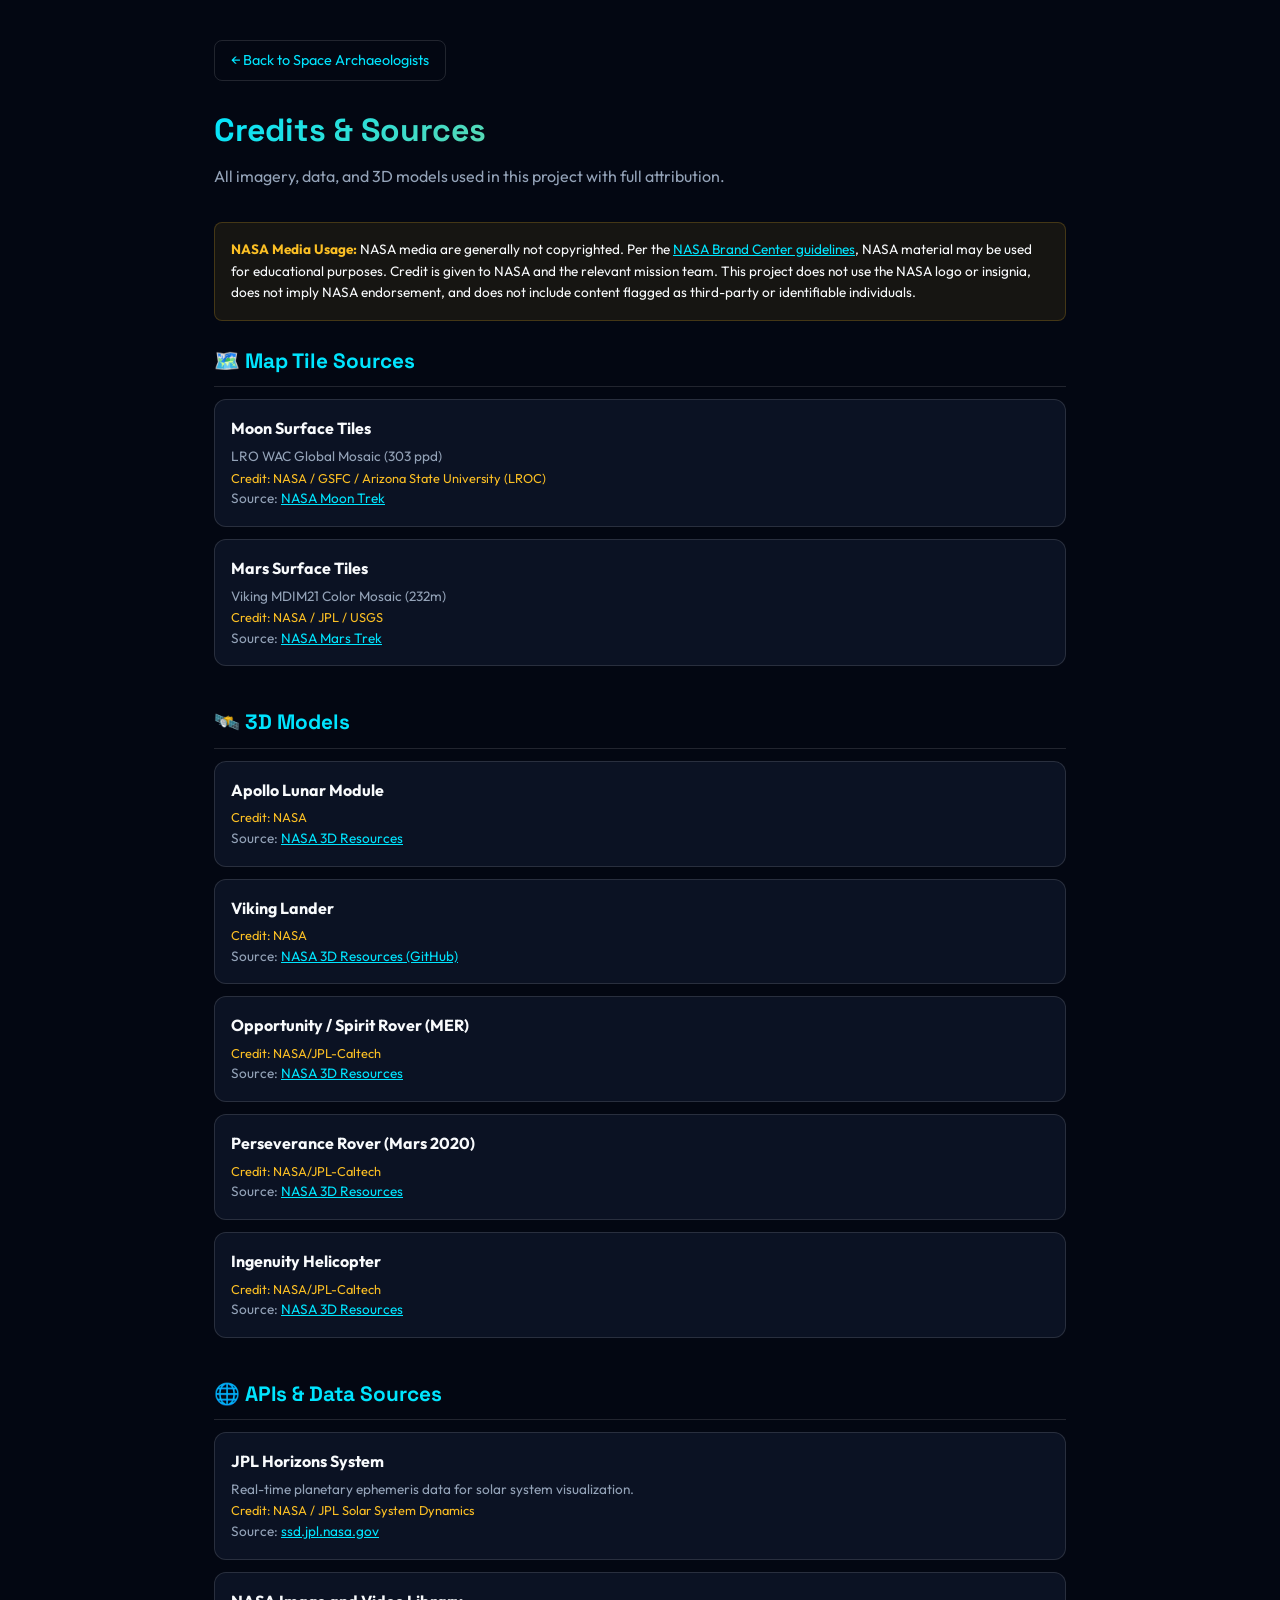
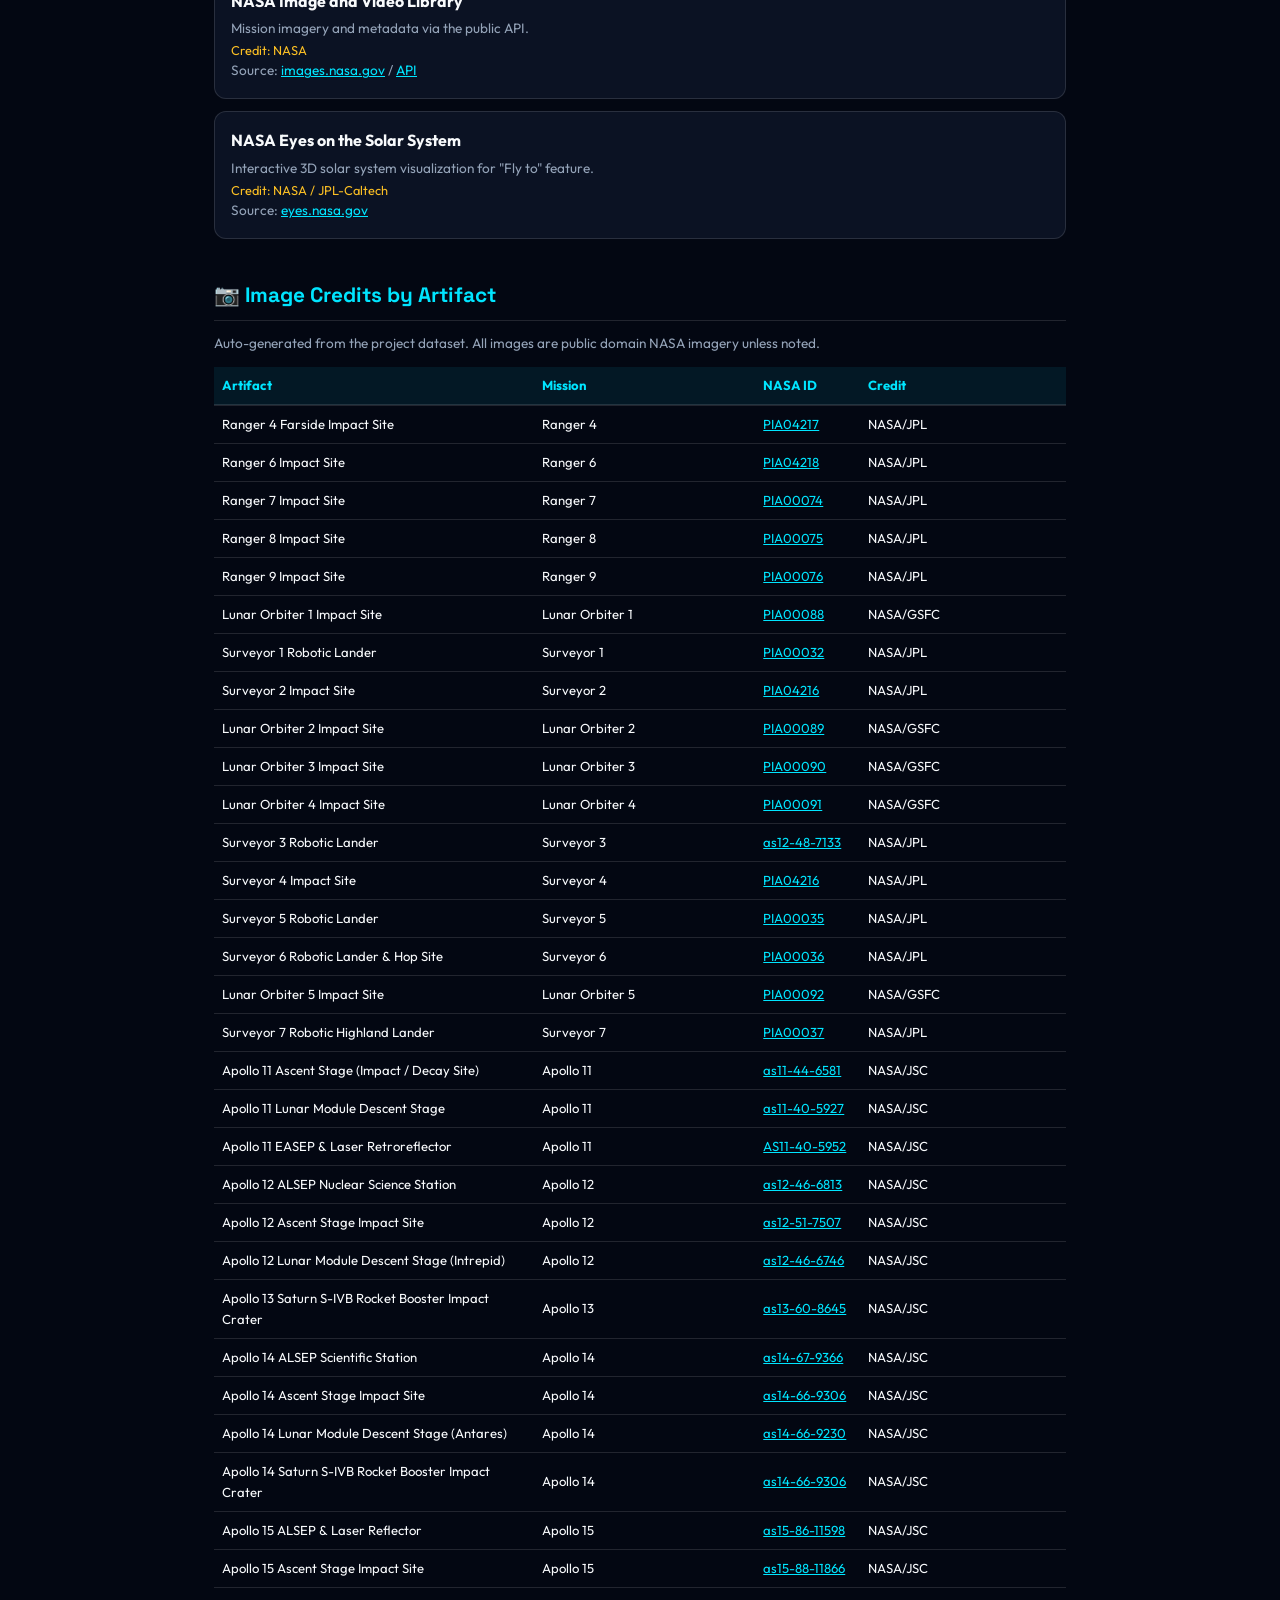
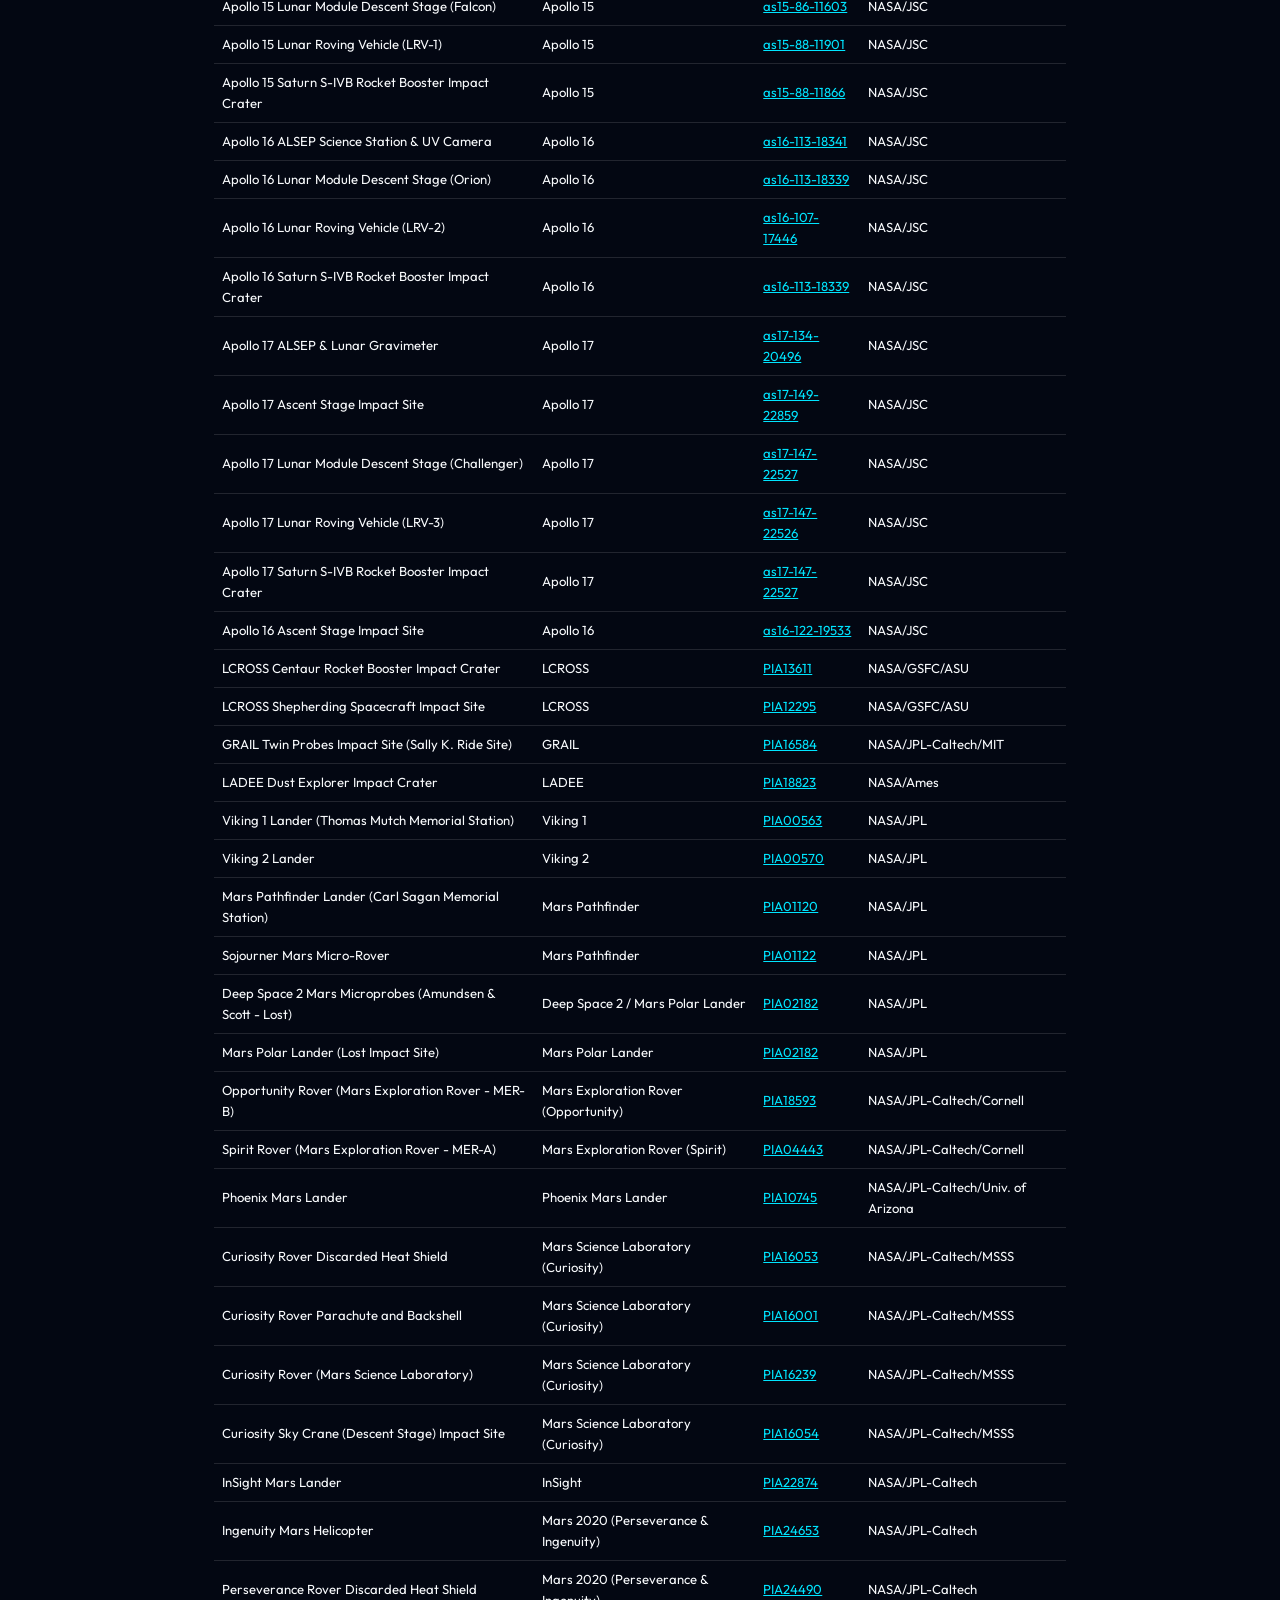
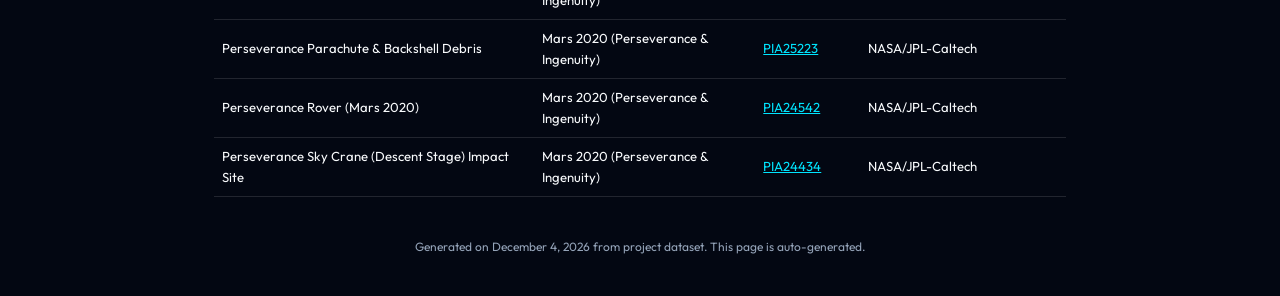
<file: public/credits.html>
<!DOCTYPE html>
<html lang="en">
<head>
  <meta charset="UTF-8">
  <meta name="viewport" content="width=device-width, initial-scale=1.0">
  <title>Credits & Sources | Space Archaeologists</title>
  <link rel="preconnect" href="https://fonts.googleapis.com">
  <link rel="preconnect" href="https://fonts.gstatic.com" crossorigin>
  <link href="https://fonts.googleapis.com/css2?family=Outfit:wght@400;500;600;700&family=Space+Grotesk:wght@500;700&display=swap" rel="stylesheet">
  <style>
    :root {
      --bg-deep: #030712;
      --bg-card: rgba(15, 23, 42, 0.75);
      --border-glass: rgba(255, 255, 255, 0.12);
      --accent-cyan: #00e5ff;
      --accent-gold: #fbbf24;
      --text-primary: #f8fafc;
      --text-secondary: #94a3b8;
      --font-main: 'Outfit', sans-serif;
      --font-title: 'Space Grotesk', sans-serif;
    }
    * { box-sizing: border-box; margin: 0; padding: 0; }
    body {
      background: var(--bg-deep);
      color: var(--text-primary);
      font-family: var(--font-main);
      line-height: 1.6;
      padding: 40px 24px;
      max-width: 900px;
      margin: 0 auto;
    }
    a { color: var(--accent-cyan); }
    h1 {
      font-family: var(--font-title);
      font-size: 2rem;
      margin-bottom: 8px;
      background: linear-gradient(135deg, var(--accent-cyan), var(--accent-gold));
      -webkit-background-clip: text;
      -webkit-text-fill-color: transparent;
    }
    .subtitle { color: var(--text-secondary); margin-bottom: 32px; }
    .back-link {
      display: inline-block;
      margin-bottom: 24px;
      padding: 8px 16px;
      border: 1px solid var(--border-glass);
      border-radius: 8px;
      text-decoration: none;
      font-size: 0.9rem;
    }
    .back-link:hover { background: rgba(0, 229, 255, 0.1); }
    section { margin-bottom: 40px; }
    h2 {
      font-family: var(--font-title);
      font-size: 1.3rem;
      color: var(--accent-cyan);
      margin-bottom: 12px;
      padding-bottom: 8px;
      border-bottom: 1px solid var(--border-glass);
    }
    .source-card {
      background: var(--bg-card);
      border: 1px solid var(--border-glass);
      border-radius: 12px;
      padding: 16px;
      margin-bottom: 12px;
    }
    .source-card h3 { font-size: 1rem; margin-bottom: 4px; }
    .source-card p { font-size: 0.85rem; color: var(--text-secondary); }
    .source-card .credit { color: var(--accent-gold); font-size: 0.8rem; }
    .usage-note {
      background: rgba(251, 191, 36, 0.08);
      border: 1px solid rgba(251, 191, 36, 0.2);
      border-radius: 8px;
      padding: 16px;
      font-size: 0.85rem;
      margin-bottom: 24px;
    }
    .usage-note strong { color: var(--accent-gold); }
    table { width: 100%; border-collapse: collapse; font-size: 0.82rem; margin-top: 8px; }
    th { text-align: left; padding: 8px; background: rgba(0,229,255,0.08); color: var(--accent-cyan); border-bottom: 2px solid var(--border-glass); }
    td { padding: 8px; border-bottom: 1px solid var(--border-glass); }
    tr:hover { background: rgba(0,229,255,0.04); }
    #credits-table-body td { user-select: text; }
    .gen-note { font-size: 0.75rem; color: var(--text-secondary); margin-top: 32px; text-align: center; }
  </style>
</head>
<body>
  <a href="/" class="back-link">← Back to Space Archaeologists</a>
  <h1>Credits & Sources</h1>
  <p class="subtitle">All imagery, data, and 3D models used in this project with full attribution.</p>

  <div class="usage-note">
    <strong>NASA Media Usage:</strong> NASA media are generally not copyrighted. Per the
    <a href="https://www.nasa.gov/nasa-brand-center/images-and-media/" target="_blank" rel="noopener">NASA Brand Center guidelines</a>,
    NASA material may be used for educational purposes. Credit is given to NASA and the relevant mission team.
    This project does not use the NASA logo or insignia, does not imply NASA endorsement, and does not include
    content flagged as third-party or identifiable individuals.
  </div>

  <section>
    <h2>🗺️ Map Tile Sources</h2>
    <div class="source-card">
      <h3>Moon Surface Tiles</h3>
      <p>LRO WAC Global Mosaic (303 ppd)</p>
      <p class="credit">Credit: NASA / GSFC / Arizona State University (LROC)</p>
      <p>Source: <a href="https://trek.nasa.gov/moon/" target="_blank" rel="noopener">NASA Moon Trek</a></p>
    </div>
    <div class="source-card">
      <h3>Mars Surface Tiles</h3>
      <p>Viking MDIM21 Color Mosaic (232m)</p>
      <p class="credit">Credit: NASA / JPL / USGS</p>
      <p>Source: <a href="https://trek.nasa.gov/mars/" target="_blank" rel="noopener">NASA Mars Trek</a></p>
    </div>
  </section>

  <section>
    <h2>🛰️ 3D Models</h2>
    <div class="source-card">
      <h3>Apollo Lunar Module</h3>
      <p class="credit">Credit: NASA</p>
      <p>Source: <a href="https://nasa3d.arc.nasa.gov" target="_blank" rel="noopener">NASA 3D Resources</a></p>
    </div>
    <div class="source-card">
      <h3>Viking Lander</h3>
      <p class="credit">Credit: NASA</p>
      <p>Source: <a href="https://github.com/nasa/NASA-3D-Resources" target="_blank" rel="noopener">NASA 3D Resources (GitHub)</a></p>
    </div>
    <div class="source-card">
      <h3>Opportunity / Spirit Rover (MER)</h3>
      <p class="credit">Credit: NASA/JPL-Caltech</p>
      <p>Source: <a href="https://nasa3d.arc.nasa.gov" target="_blank" rel="noopener">NASA 3D Resources</a></p>
    </div>
    <div class="source-card">
      <h3>Perseverance Rover (Mars 2020)</h3>
      <p class="credit">Credit: NASA/JPL-Caltech</p>
      <p>Source: <a href="https://nasa3d.arc.nasa.gov" target="_blank" rel="noopener">NASA 3D Resources</a></p>
    </div>
    <div class="source-card">
      <h3>Ingenuity Helicopter</h3>
      <p class="credit">Credit: NASA/JPL-Caltech</p>
      <p>Source: <a href="https://nasa3d.arc.nasa.gov" target="_blank" rel="noopener">NASA 3D Resources</a></p>
    </div>
  </section>

  <section>
    <h2>🌐 APIs & Data Sources</h2>
    <div class="source-card">
      <h3>JPL Horizons System</h3>
      <p>Real-time planetary ephemeris data for solar system visualization.</p>
      <p class="credit">Credit: NASA / JPL Solar System Dynamics</p>
      <p>Source: <a href="https://ssd.jpl.nasa.gov/horizons/" target="_blank" rel="noopener">ssd.jpl.nasa.gov</a></p>
    </div>
    <div class="source-card">
      <h3>NASA Image and Video Library</h3>
      <p>Mission imagery and metadata via the public API.</p>
      <p class="credit">Credit: NASA</p>
      <p>Source: <a href="https://images.nasa.gov" target="_blank" rel="noopener">images.nasa.gov</a> / <a href="https://images-api.nasa.gov" target="_blank" rel="noopener">API</a></p>
    </div>
    <div class="source-card">
      <h3>NASA Eyes on the Solar System</h3>
      <p>Interactive 3D solar system visualization for "Fly to" feature.</p>
      <p class="credit">Credit: NASA / JPL-Caltech</p>
      <p>Source: <a href="https://eyes.nasa.gov/apps/solar-system/" target="_blank" rel="noopener">eyes.nasa.gov</a></p>
    </div>
  </section>

  <section>
    <h2>📷 Image Credits by Artifact</h2>
    <p style="color:var(--text-secondary); font-size:0.85rem; margin-bottom:12px;">Auto-generated from the project dataset. All images are public domain NASA imagery unless noted.</p>
    <table>
      <thead>
        <tr>
          <th>Artifact</th>
          <th>Mission</th>
          <th>NASA ID</th>
          <th>Credit</th>
        </tr>
      </thead>
      <tbody id="credits-table-body">
        <tr><td colspan="4" style="text-align:center; color:var(--text-secondary);">Loading...</td></tr>
      </tbody>
    </table>
  </section>

  <p class="gen-note">Generated on <span id="gen-date"></span> from project dataset. This page is auto-generated.</p>

  <script>
    (async () => {
      const tbody = document.getElementById('credits-table-body');
      const dateEl = document.getElementById('gen-date');
      dateEl.textContent = new Date().toLocaleDateString('en-US', { year: 'numeric', month: 'long', day: 'numeric' });

      let objects = [];
      try {
        const res = await fetch('/data/objects.json');
        if (res.ok) objects = await res.json();
      } catch(e) {
        try {
          const res2 = await fetch('/api/objects');
          if (res2.ok) objects = await res2.json();
        } catch(e2) {}
      }

      if (!objects.length) {
        tbody.innerHTML = '<tr><td colspan="4">Failed to load dataset.</td></tr>';
        return;
      }

      const creditMap = {
        'Apollo': 'NASA/JSC',
        'Ranger': 'NASA/JPL',
        'Surveyor': 'NASA/JPL',
        'Lunar Orbiter': 'NASA/GSFC',
        'Viking': 'NASA/JPL',
        'Pathfinder': 'NASA/JPL',
        'Spirit': 'NASA/JPL-Caltech/Cornell',
        'Opportunity': 'NASA/JPL-Caltech/Cornell',
        'MER': 'NASA/JPL-Caltech/Cornell',
        'Phoenix': 'NASA/JPL-Caltech/Univ. of Arizona',
        'Curiosity': 'NASA/JPL-Caltech/MSSS',
        'MSL': 'NASA/JPL-Caltech/MSSS',
        'InSight': 'NASA/JPL-Caltech',
        'Mars 2020': 'NASA/JPL-Caltech',
        'Perseverance': 'NASA/JPL-Caltech',
        'Ingenuity': 'NASA/JPL-Caltech',
        'LCROSS': 'NASA/GSFC/ASU',
        'GRAIL': 'NASA/JPL-Caltech/MIT',
        'LADEE': 'NASA/Ames',
        'Deep Space': 'NASA/JPL',
        'Mars Polar': 'NASA/JPL',
      };

      function inferCredit(mission) {
        for (const [key, val] of Object.entries(creditMap)) {
          if (mission.includes(key)) return val;
        }
        return 'NASA';
      }

      tbody.innerHTML = objects.map(o => {
        const nasaId = o.primary_image_nasa_id || '—';
        const credit = o.primary_image_credit || inferCredit(o.mission);
        const link = nasaId !== '—' ? `<a href="https://images.nasa.gov/details/${nasaId}" target="_blank">${nasaId}</a>` : '—';
        return `<tr><td>${o.name}</td><td>${o.mission}</td><td>${link}</td><td>${credit}</td></tr>`;
      }).join('');
    })();
  </script>
</body>
</html>
</file>
